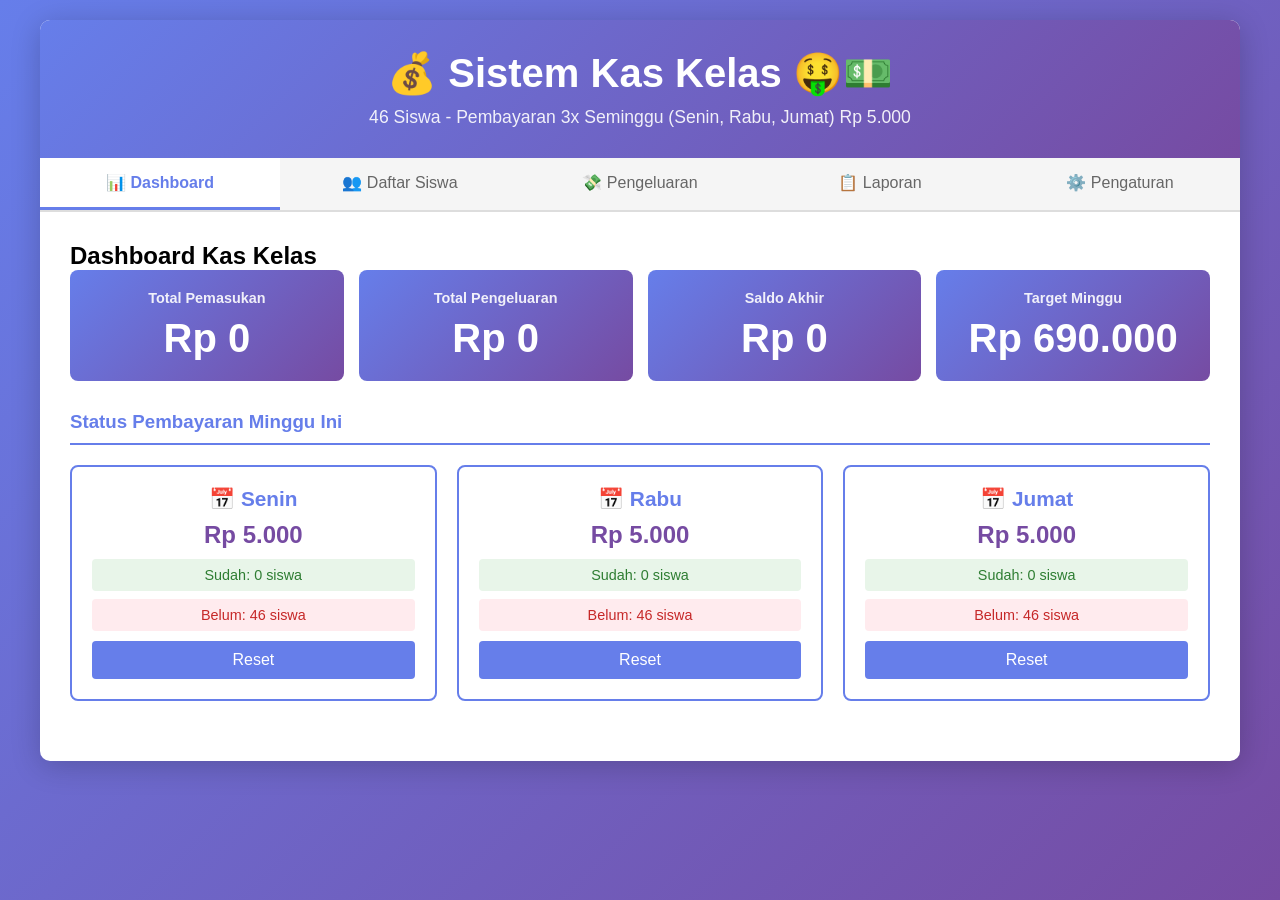
<file: index.html>
<!DOCTYPE html>
<html lang="id">
<head>
    <meta charset="UTF-8">
    <meta name="viewport" content="width=device-width, initial-scale=1.0">
    <title>Sistem Kas Kelas - 46 Siswa</title>
    <style>
        * {
            margin: 0;
            padding: 0;
            box-sizing: border-box;
        }

        body {
            font-family: 'Segoe UI', Tahoma, Geneva, Verdana, sans-serif;
            background: linear-gradient(135deg, #667eea 0%, #764ba2 100%);
            min-height: 100vh;
            padding: 20px;
        }

        .container {
            max-width: 1200px;
            margin: 0 auto;
            background: white;
            border-radius: 10px;
            box-shadow: 0 5px 30px rgba(0, 0, 0, 0.2);
            overflow: hidden;
        }

        .header {
            background: linear-gradient(135deg, #667eea 0%, #764ba2 100%);
            color: white;
            padding: 30px;
            text-align: center;
        }

        .header h1 {
            font-size: 2.5em;
            margin-bottom: 10px;
        }

        .header p {
            font-size: 1.1em;
            opacity: 0.9;
        }

        .nav-tabs {
            display: flex;
            border-bottom: 2px solid #ddd;
            background: #f5f5f5;
            flex-wrap: wrap;
        }

        .tab-btn {
            flex: 1;
            padding: 15px;
            border: none;
            background: none;
            cursor: pointer;
            font-size: 1em;
            color: #666;
            transition: all 0.3s;
            border-bottom: 3px solid transparent;
            min-width: 120px;
        }

        .tab-btn.active {
            color: #667eea;
            background: white;
            border-bottom-color: #667eea;
            font-weight: 600;
        }

        .tab-btn:hover {
            background: white;
        }

        .tab-content {
            display: none;
            padding: 30px;
            animation: fadeIn 0.3s;
        }

        .tab-content.active {
            display: block;
        }

        @keyframes fadeIn {
            from { opacity: 0; }
            to { opacity: 1; }
        }

        /* Dashboard */
        .ringkasan {
            display: grid;
            grid-template-columns: repeat(auto-fit, minmax(200px, 1fr));
            gap: 15px;
            margin-bottom: 30px;
        }

        .ringkasan-item {
            background: linear-gradient(135deg, #667eea 0%, #764ba2 100%);
            color: white;
            padding: 20px;
            border-radius: 8px;
            text-align: center;
        }

        .ringkasan-item h3 {
            font-size: 0.9em;
            opacity: 0.9;
            margin-bottom: 10px;
        }

        .ringkasan-item .nilai {
            font-size: 2.5em;
            font-weight: bold;
        }

        /* Hari Pembayaran */
        .hari-pembayaran {
            display: grid;
            grid-template-columns: repeat(auto-fit, minmax(250px, 1fr));
            gap: 20px;
            margin-bottom: 30px;
        }

        .hari-card {
            border: 2px solid #667eea;
            border-radius: 8px;
            padding: 20px;
            text-align: center;
        }

        .hari-card h3 {
            color: #667eea;
            margin-bottom: 10px;
            font-size: 1.3em;
        }

        .hari-card .jumlah {
            font-size: 1.5em;
            color: #764ba2;
            font-weight: bold;
            margin-bottom: 10px;
        }

        .hari-card .pembayar {
            background: #e8f5e9;
            color: #2e7d32;
            padding: 8px 12px;
            border-radius: 4px;
            margin-bottom: 8px;
            font-size: 0.9em;
        }

        .hari-card .belum {
            background: #ffebee;
            color: #c62828;
            padding: 8px 12px;
            border-radius: 4px;
            font-size: 0.9em;
        }

        /* Daftar Siswa */
        .search-box {
            margin-bottom: 20px;
        }

        .search-box input {
            width: 100%;
            padding: 10px;
            border: 1px solid #ddd;
            border-radius: 4px;
            font-size: 1em;
        }

        .siswa-grid {
            display: grid;
            grid-template-columns: repeat(auto-fill, minmax(250px, 1fr));
            gap: 15px;
        }

        .siswa-card {
            border: 1px solid #ddd;
            border-radius: 8px;
            padding: 15px;
            background: #f9f9f9;
            transition: all 0.3s;
        }

        .siswa-card:hover {
            box-shadow: 0 2px 10px rgba(0,0,0,0.1);
        }

        .siswa-card h3 {
            color: #667eea;
            margin-bottom: 10px;
        }

        .siswa-card .no-urut {
            font-size: 0.9em;
            color: #999;
            margin-bottom: 10px;
        }

        .pembayaran-status {
            display: grid;
            grid-template-columns: repeat(3, 1fr);
            gap: 8px;
            margin-top: 10px;
        }

        .status-check {
            padding: 8px;
            border-radius: 4px;
            font-size: 0.75em;
            text-align: center;
            cursor: pointer;
            transition: all 0.2s;
            border: 2px solid #ddd;
        }

        .status-check.senin { background: #e3f2fd; border-color: #2196F3; }
        .status-check.rabu { background: #f3e5f5; border-color: #9c27b0; }
        .status-check.jumat { background: #fff3e0; border-color: #ff9800; }

        .status-check.checked {
            background: #4caf50;
            color: white;
            border-color: #4caf50;
            font-weight: bold;
        }

        .status-check .nominal {
            display: block;
            font-size: 0.8em;
            margin-top: 2px;
        }

        /* Modal */
        .modal {
            display: none;
            position: fixed;
            z-index: 1000;
            left: 0;
            top: 0;
            width: 100%;
            height: 100%;
            background-color: rgba(0,0,0,0.4);
        }

        .modal.show {
            display: block;
        }

        .modal-content {
            background-color: white;
            margin: 5% auto;
            padding: 20px;
            border-radius: 8px;
            max-width: 500px;
            box-shadow: 0 4px 20px rgba(0,0,0,0.3);
        }

        .modal-header {
            display: flex;
            justify-content: space-between;
            align-items: center;
            margin-bottom: 20px;
            border-bottom: 2px solid #667eea;
            padding-bottom: 10px;
        }

        .modal-header h2 {
            color: #667eea;
            margin: 0;
        }

        .close-btn {
            background: none;
            border: none;
            font-size: 1.5em;
            cursor: pointer;
            color: #888;
        }

        .close-btn:hover {
            color: #000;
        }

        .modal-body {
            margin-bottom: 20px;
        }

        .modal-body .info {
            background: #f5f5f5;
            padding: 10px;
            border-radius: 4px;
            margin-bottom: 15px;
        }

        .modal-body .info p {
            margin: 5px 0;
            color: #666;
        }

        .form-group {
            margin-bottom: 15px;
        }

        .form-group label {
            display: block;
            margin-bottom: 5px;
            font-weight: 600;
            color: #333;
        }

        .form-group input {
            width: 100%;
            padding: 10px;
            border: 1px solid #ddd;
            border-radius: 4px;
            font-size: 1em;
        }

        .form-group input:focus {
            outline: none;
            border-color: #667eea;
            box-shadow: 0 0 5px rgba(102, 126, 234, 0.3);
        }

        .modal-footer {
            display: flex;
            gap: 10px;
            justify-content: flex-end;
        }

        .modal-footer .btn {
            min-width: 100px;
        }

        /* Laporan */
        .laporan-table {
            width: 100%;
            border-collapse: collapse;
            margin-top: 20px;
        }

        .laporan-table th {
            background: #667eea;
            color: white;
            padding: 12px;
            text-align: left;
        }

        .laporan-table td {
            padding: 12px;
            border-bottom: 1px solid #ddd;
        }

        .laporan-table tbody tr:hover {
            background: #f5f5f5;
        }

        .btn-group {
            display: flex;
            gap: 10px;
            margin-top: 20px;
            flex-wrap: wrap;
        }

        .btn {
            padding: 10px 20px;
            border: none;
            border-radius: 4px;
            cursor: pointer;
            font-size: 1em;
            transition: all 0.3s;
        }

        .btn-primary {
            background: #667eea;
            color: white;
        }

        .btn-primary:hover {
            background: #764ba2;
        }

        .btn-success {
            background: #4caf50;
            color: white;
        }

        .btn-success:hover {
            background: #45a049;
        }

        .btn-danger {
            background: #f44336;
            color: white;
        }

        .btn-danger:hover {
            background: #da190b;
        }

        @media print {
            .nav-tabs, .search-box, .btn-group {
                display: none;
            }
        }
    </style>
</head>
<body>
    <div class="container">
        <div class="header">
            <h1>💰 Sistem Kas Kelas 🤑💵</h1>
            <p>46 Siswa - Pembayaran 3x Seminggu (Senin, Rabu, Jumat) Rp 5.000</p>
        </div>

        <!-- Modal Input Pembayaran -->
        <div id="modalPembayaran" class="modal">
            <div class="modal-content">
                <div class="modal-header">
                    <h2>Input Pembayaran Kas</h2>
                    <button class="close-btn" onclick="closeModal()">&times;</button>
                </div>
                <div class="modal-body">
                    <div class="info">
                        <p><strong>Nama Siswa:</strong> <span id="modalNamaSiswa">-</span></p>
                        <p><strong>Hari:</strong> <span id="modalHari">-</span></p>
                        <p><strong>Target Pembayaran:</strong> <span id="modalTarget">Rp 5.000</span></p>
                    </div>
                    <div class="form-group">
                        <label>Nominal Pembayaran (Rp):</label>
                        <input type="number" id="nominalInput" placeholder="Masukkan nominal pembayaran" min="0" max="5000">
                    </div>
                    <div id="infoKurang" style="background: #ffebee; padding: 10px; border-radius: 4px; color: #c62828; display: none;">
                        Kurang: <strong id="nominalKurang">Rp 0</strong>
                    </div>
                </div>
                <div class="modal-footer">
                    <button class="btn btn-primary" onclick="simpanPembayaran()">Simpan</button>
                    <button class="btn" style="background: #ddd; color: #333;" onclick="closeModal()">Batal</button>
                </div>
            </div>
        </div>

        <div class="nav-tabs">
            <button class="tab-btn active" onclick="switchTab('dashboard')">📊 Dashboard</button>
            <button class="tab-btn" onclick="switchTab('daftar-siswa')">👥 Daftar Siswa</button>
            <button class="tab-btn" onclick="switchTab('pengeluaran')">💸 Pengeluaran</button>
            <button class="tab-btn" onclick="switchTab('laporan')">📋 Laporan</button>
            <button class="tab-btn" onclick="switchTab('pengaturan')">⚙️ Pengaturan</button>
        </div>

        <!-- TAB 1: DASHBOARD -->
        <div id="dashboard" class="tab-content active">
            <h2>Dashboard Kas Kelas</h2>
            
            <div class="ringkasan">
                <div class="ringkasan-item">
                    <h3>Total Pemasukan</h3>
                    <div class="nilai" id="totalPemasukan">Rp 0</div>
                </div>
                <div class="ringkasan-item">
                    <h3>Total Pengeluaran</h3>
                    <div class="nilai" id="totalPengeluaran">Rp 0</div>
                </div>
                <div class="ringkasan-item">
                    <h3>Saldo Akhir</h3>
                    <div class="nilai" id="saldoAkhir">Rp 0</div>
                </div>
                <div class="ringkasan-item">
                    <h3>Target Minggu</h3>
                    <div class="nilai" id="targetKas">Rp 0</div>
                </div>
            </div>

            <h3 style="margin: 30px 0 20px 0; color: #667eea; border-bottom: 2px solid #667eea; padding-bottom: 10px;">Status Pembayaran Minggu Ini</h3>

            <div class="hari-pembayaran">
                <div class="hari-card">
                    <h3>📅 Senin</h3>
                    <div class="jumlah">Rp 5.000</div>
                    <div class="pembayar">Sudah: <span id="senin-ok">0</span> siswa</div>
                    <div class="belum">Belum: <span id="senin-belum">46</span> siswa</div>
                    <button class="btn btn-primary" style="width: 100%; margin-top: 10px;" onclick="resetHari('senin')">Reset</button>
                </div>
                <div class="hari-card">
                    <h3>📅 Rabu</h3>
                    <div class="jumlah">Rp 5.000</div>
                    <div class="pembayar">Sudah: <span id="rabu-ok">0</span> siswa</div>
                    <div class="belum">Belum: <span id="rabu-belum">46</span> siswa</div>
                    <button class="btn btn-primary" style="width: 100%; margin-top: 10px;" onclick="resetHari('rabu')">Reset</button>
                </div>
                <div class="hari-card">
                    <h3>📅 Jumat</h3>
                    <div class="jumlah">Rp 5.000</div>
                    <div class="pembayar">Sudah: <span id="jumat-ok">0</span> siswa</div>
                    <div class="belum">Belum: <span id="jumat-belum">46</span> siswa</div>
                    <button class="btn btn-primary" style="width: 100%; margin-top: 10px;" onclick="resetHari('jumat')">Reset</button>
                </div>
            </div>
        </div>

        <!-- TAB 2: DAFTAR SISWA -->
        <div id="daftar-siswa" class="tab-content">
            <h2>Daftar Siswa & Status Pembayaran</h2>
            
            <div class="search-box">
                <input type="text" id="searchInput" placeholder="Cari nama siswa..." onkeyup="cariSiswa()">
            </div>

            <div class="siswa-grid" id="siswaGrid">
                <!-- Generated by JavaScript -->
            </div>
        </div>

        <!-- TAB 3: PENGELUARAN -->
        <div id="pengeluaran" class="tab-content">
            <h2>Pengeluaran Kas Kelas</h2>
            
            <div class="form-section" style="max-width: 600px; margin: 0 auto;">
                <h3>Tambah Pengeluaran</h3>
                
                <div class="form-group">
                    <label>Keterangan Pengeluaran:</label>
                    <input type="text" id="keteranganPengeluaran" placeholder="contoh: Snack kelas, ATK, dll">
                </div>

                <div class="form-group">
                    <label>Jumlah Pengeluaran (Rp):</label>
                    <input type="number" id="jumlahPengeluaran" placeholder="Masukkan jumlah pengeluaran" min="0">
                </div>

                <div class="form-group">
                    <label>Tanggal Pengeluaran:</label>
                    <input type="date" id="tanggalPengeluaran">
                </div>

                <button class="btn btn-danger" onclick="tambahPengeluaran()">Tambah Pengeluaran</button>
            </div>

            <h3 style="margin: 40px 0 20px 0; color: #f44336; border-bottom: 2px solid #f44336; padding-bottom: 10px;">Riwayat Pengeluaran</h3>
            <div class="table-responsive">
                <table class="laporan-table">
                    <thead>
                        <tr>
                            <th>No</th>
                            <th>Tanggal</th>
                            <th>Keterangan</th>
                            <th>Jumlah</th>
                            <th>Aksi</th>
                        </tr>
                    </thead>
                    <tbody id="tabelPengeluaran">
                        <tr>
                            <td colspan="5" style="text-align: center;">Belum ada pengeluaran</td>
                        </tr>
                    </tbody>
                </table>
            </div>
        </div>

        <!-- TAB 3: LAPORAN -->
        <div id="laporan" class="tab-content">
            <h2>Laporan Kas Kelas</h2>
            
            <h3 style="margin: 20px 0; color: #667eea;">Ringkasan Kas</h3>
            <table class="laporan-table">
                <thead>
                    <tr>
                        <th>Keterangan</th>
                        <th>Jumlah</th>
                        <th>Persentase</th>
                    </tr>
                </thead>
                <tbody>
                    <tr>
                        <td>Total Pemasukan</td>
                        <td id="lap-pemasukan">Rp 0</td>
                        <td id="lap-pemasukan-persen">0%</td>
                    </tr>
                    <tr>
                        <td>Total Pengeluaran</td>
                        <td id="lap-pengeluaran">Rp 0</td>
                        <td>-</td>
                    </tr>
                    <tr style="background: #f5f5f5; font-weight: bold;">
                        <td>Saldo Akhir</td>
                        <td id="lap-saldo-akhir">Rp 0</td>
                        <td id="lap-saldo-persen">0%</td>
                    </tr>
                    <tr>
                        <td>Target Total</td>
                        <td id="lap-target">Rp 0</td>
                        <td>100%</td>
                    </tr>
                </tbody>
            </table>

            <h3 style="margin: 30px 0 20px 0; color: #667eea;">Detail Per Hari</h3>
            <table class="laporan-table">
                <thead>
                    <tr>
                        <th>Hari</th>
                        <th>Tanggal</th>
                        <th>Target (Rp)</th>
                        <th>Terkumpul (Rp)</th>
                        <th>Pembayar</th>
                        <th>Belum Bayar</th>
                    </tr>
                </thead>
                <tbody>
                    <tr>
                        <td><strong>Senin</strong></td>
                        <td id="detail-senin-tanggal">-</td>
                        <td id="detail-senin-target">Rp 230.000</td>
                        <td id="detail-senin-terkumpul">Rp 0</td>
                        <td id="detail-senin-ok">0</td>
                        <td id="detail-senin-belum">46</td>
                    </tr>
                    <tr>
                        <td><strong>Rabu</strong></td>
                        <td id="detail-rabu-tanggal">-</td>
                        <td id="detail-rabu-target">Rp 230.000</td>
                        <td id="detail-rabu-terkumpul">Rp 0</td>
                        <td id="detail-rabu-ok">0</td>
                        <td id="detail-rabu-belum">46</td>
                    </tr>
                    <tr>
                        <td><strong>Jumat</strong></td>
                        <td id="detail-jumat-tanggal">-</td>
                        <td id="detail-jumat-target">Rp 230.000</td>
                        <td id="detail-jumat-terkumpul">Rp 0</td>
                        <td id="detail-jumat-ok">0</td>
                        <td id="detail-jumat-belum">46</td>
                    </tr>
                </tbody>
            </table>

            <h3 style="margin: 30px 0 20px 0; color: #f44336;">Riwayat Pengeluaran</h3>
            <table class="laporan-table">
                <thead>
                    <tr>
                        <th>No</th>
                        <th>Tanggal</th>
                        <th>Keterangan</th>
                        <th>Jumlah</th>
                    </tr>
                </thead>
                <tbody id="laporanPengeluaran">
                    <tr>
                        <td colspan="4" style="text-align: center;">Belum ada pengeluaran</td>
                    </tr>
                </tbody>
            </table>

            <div class="btn-group">
                <button class="btn btn-primary" onclick="printLaporan()">🖨️ Cetak Laporan</button>
                <button class="btn btn-success" onclick="exportCSV()">📥 Export CSV</button>
                <button class="btn btn-danger" onclick="resetSemua()">🔄 Reset Semua Data</button>
            </div>
        </div>

        <!-- TAB 4: PENGATURAN -->
        <div id="pengaturan" class="tab-content">
            <h2>Pengaturan Sistem</h2>
            
            <div style="background: #f5f5f5; padding: 20px; border-radius: 8px; margin-bottom: 20px;">
                <h3 style="margin-bottom: 15px; color: #667eea;">Informasi Sistem</h3>
                <p><strong>Total Siswa:</strong> 46 orang</p>
                <p><strong>Hari Pembayaran:</strong> Senin, Rabu, Jumat</p>
                <p><strong>Jumlah Pembayaran/Hari:</strong> Rp 5.000</p>
                <p><strong>Target/Minggu:</strong> Rp 690.000</p>
                <p><strong>Target/Bulan:</strong> Rp 2.760.000</p>
                <p><strong>Total Pengeluaran Saat Ini:</strong> <span id="infoPengeluaran">Rp 0</span></p>
            </div>

            <h3 style="margin-bottom: 15px; color: #667eea;">Aksi Sistem</h3>
            <div class="btn-group">
                <button class="btn btn-danger" onclick="hapusSemuaData()" style="width: 100%;">🗑️ Hapus Semua Data (Jangan klik sembarangan!)</button>
            </div>

            <div style="background: #fff3cd; padding: 15px; border-radius: 4px; margin-top: 20px; border-left: 4px solid #ffc107;">
                <strong>⚠️ PERINGATAN:</strong> Data disimpan secara lokal di browser. Jika Anda membersihkan cache browser, semua data akan hilang. Pastikan untuk export data secara berkala!
            </div>
        </div>
    </div>

    <script>
        // Data struktur siswa
        const TOTAL_SISWA = 46;
        const JUMLAH_BAYAR = 5000;
        const HARI_BAYAR = ['senin', 'rabu', 'jumat'];

        // Inisialisasi data
        let siswa = [];
        let data = {
            senin: {},
            rabu: {},
            jumat: {}
        };
        let pengeluaran = [];

        // Tanggal hari ini
        let tanggalHari = {
            senin: null,
            rabu: null,
            jumat: null
        };

        // Modal state
        let modalState = {
            siswaId: null,
            hari: null
        };

        // Initialize
        window.addEventListener('DOMContentLoaded', function() {
            initTanggalHari();
            initSiswa();
            loadData();
            updateDashboard();
            renderSiswaGrid();
            renderPengeluaran();
        });

        // Buat list siswa
        function initSiswa() {
            for(let i = 1; i <= TOTAL_SISWA; i++) {
                siswa.push({
                    id: i,
                    nama: `Siswa ${i}`
                });
            }
        }

        // Hitung tanggal hari Senin, Rabu, Jumat minggu ini
        function initTanggalHari() {
            const today = new Date();
            const dayOfWeek = today.getDay(); // 0 = Minggu, 1 = Senin, dst
            
            // Cari tanggal Senin minggu ini
            const monday = new Date(today);
            monday.setDate(today.getDate() - dayOfWeek + 1);
            
            // Set tanggal untuk setiap hari
            tanggalHari.senin = new Date(monday);
            tanggalHari.rabu = new Date(monday);
            tanggalHari.rabu.setDate(monday.getDate() + 2);
            tanggalHari.jumat = new Date(monday);
            tanggalHari.jumat.setDate(monday.getDate() + 4);
            
            // Set tanggal default untuk input pengeluaran
            document.getElementById('tanggalPengeluaran').value = today.toISOString().split('T')[0];
        }

        // Switch tab
        function switchTab(tabName) {
            document.querySelectorAll('.tab-content').forEach(tab => {
                tab.classList.remove('active');
            });
            document.querySelectorAll('.tab-btn').forEach(btn => {
                btn.classList.remove('active');
            });
            
            document.getElementById(tabName).classList.add('active');
            event.target.classList.add('active');
            
            if(tabName === 'laporan') {
                updateLaporan();
            } else if(tabName === 'pengaturan') {
                // Update info pengeluaran di pengaturan
                let totalPengeluaran = 0;
                pengeluaran.forEach(p => totalPengeluaran += p.jumlah);
                document.getElementById('infoPengeluaran').textContent = formatRupiah(totalPengeluaran);
            }
        }

        // Update dashboard
        function updateDashboard() {
            let totalPemasukan = 0;
            let totalPengeluaran = 0;
            let totalMasuk = {};
            
            HARI_BAYAR.forEach(hari => {
                totalMasuk[hari] = {
                    nominal: 0,
                    count: 0,
                    siswaIds: []
                };
                
                Object.entries(data[hari]).forEach(([siswaId, pembayaran]) => {
                    if(pembayaran && pembayaran.nominal) {
                        totalMasuk[hari].nominal += pembayaran.nominal;
                        totalMasuk[hari].count++;
                        totalMasuk[hari].siswaIds.push(parseInt(siswaId));
                    }
                });
                
                totalPemasukan += totalMasuk[hari].nominal;
                
                document.getElementById(hari + '-ok').textContent = totalMasuk[hari].count;
                document.getElementById(hari + '-belum').textContent = TOTAL_SISWA - totalMasuk[hari].count;
            });
            
            // Hitung total pengeluaran
            pengeluaran.forEach(p => {
                totalPengeluaran += p.jumlah;
            });
            
            const saldoAkhir = totalPemasukan - totalPengeluaran;
            
            // Update dashboard
            document.getElementById('totalPemasukan').textContent = formatRupiah(totalPemasukan);
            document.getElementById('totalPengeluaran').textContent = formatRupiah(totalPengeluaran);
            document.getElementById('saldoAkhir').textContent = formatRupiah(saldoAkhir);
            
            // Target minggu (total semua hari)
            let targetHari = TOTAL_SISWA * JUMLAH_BAYAR * HARI_BAYAR.length;
            document.getElementById('targetKas').textContent = formatRupiah(targetHari);
        }

        // Render siswa grid
        function renderSiswaGrid() {
            const grid = document.getElementById('siswaGrid');
            grid.innerHTML = '';
            
            siswa.forEach(s => {
                const card = document.createElement('div');
                card.className = 'siswa-card';
                
                let statusHtml = '<div class="pembayaran-status">';
                HARI_BAYAR.forEach(hari => {
                    const pembayaran = data[hari][s.id];
                    const nominal = pembayaran && pembayaran.nominal ? pembayaran.nominal : 0;
                    const sudahBayar = nominal > 0;
                    const checked = sudahBayar ? 'checked' : '';
                    const nomorHari = hari.substring(0, 3).toUpperCase();
                    const displayNominal = nominal > 0 ? nominal.toString().replace(/\B(?=(\d{3})+(?!\d))/g, '.') : '0';
                    
                    statusHtml += `
                        <div class="status-check ${hari} ${checked}" 
                             onclick="openModal(${s.id}, '${hari}')">
                            <span>${nomorHari}</span>
                            <span class="nominal">Rp ${displayNominal}</span>
                        </div>
                    `;
                });
                statusHtml += '</div>';
                
                card.innerHTML = `
                    <div class="no-urut">#${s.id}</div>
                    <h3>${s.nama}</h3>
                    ${statusHtml}
                `;
                grid.appendChild(card);
            });
        }

        // Open modal
        function openModal(siswaId, hari) {
            modalState.siswaId = siswaId;
            modalState.hari = hari;
            
            const siswaData = siswa.find(s => s.id === siswaId);
            const pembayaran = data[hari][siswaId];
            const nominal = pembayaran && pembayaran.nominal ? pembayaran.nominal : 0;
            
            document.getElementById('modalNamaSiswa').textContent = siswaData.nama;
            document.getElementById('modalHari').textContent = hari.charAt(0).toUpperCase() + hari.slice(1);
            document.getElementById('nominalInput').value = nominal;
            document.getElementById('nominalInput').focus();
            
            updateKurangBayar();
            document.getElementById('modalPembayaran').classList.add('show');
        }

        // Close modal
        function closeModal() {
            document.getElementById('modalPembayaran').classList.remove('show');
            document.getElementById('nominalInput').value = '';
            modalState.siswaId = null;
            modalState.hari = null;
        }

        // Update kurang bayar realtime
        document.addEventListener('DOMContentLoaded', function() {
            const nominalInput = document.getElementById('nominalInput');
            if(nominalInput) {
                nominalInput.addEventListener('input', updateKurangBayar);
            }
        });

        function updateKurangBayar() {
            const nominalInput = document.getElementById('nominalInput');
            const nominal = parseInt(nominalInput.value) || 0;
            const kurang = JUMLAH_BAYAR - nominal;
            
            const infoKurang = document.getElementById('infoKurang');
            const nominalKurang = document.getElementById('nominalKurang');
            
            if(nominal > 0 && nominal < JUMLAH_BAYAR) {
                infoKurang.style.display = 'block';
                nominalKurang.textContent = 'Rp ' + kurang.toString().replace(/\B(?=(\d{3})+(?!\d))/g, '.');
            } else {
                infoKurang.style.display = 'none';
            }
        }

        // Simpan pembayaran
        function simpanPembayaran() {
            const nominalInput = document.getElementById('nominalInput');
            const nominal = parseInt(nominalInput.value) || 0;
            
            if(nominal < 0 || nominal > JUMLAH_BAYAR) {
                alert('Nominal harus antara 0 - ' + JUMLAH_BAYAR);
                return;
            }
            
            if(nominal === 0) {
                // Hapus pembayaran jika nominal 0
                if(data[modalState.hari][modalState.siswaId]) {
                    delete data[modalState.hari][modalState.siswaId];
                }
            } else {
                // Simpan pembayaran
                if(!data[modalState.hari][modalState.siswaId]) {
                    data[modalState.hari][modalState.siswaId] = {};
                }
                data[modalState.hari][modalState.siswaId].nominal = nominal;
            }
            
            saveData();
            updateDashboard();
            renderSiswaGrid();
            closeModal();
        }

        // Tambah pengeluaran
        function tambahPengeluaran() {
            const keterangan = document.getElementById('keteranganPengeluaran').value.trim();
            const jumlah = parseInt(document.getElementById('jumlahPengeluaran').value);
            const tanggal = document.getElementById('tanggalPengeluaran').value;
            
            // Validasi input
            if(!keterangan || !jumlah || !tanggal) {
                alert('Silakan isi semua field!');
                return;
            }
            
            if(jumlah <= 0) {
                alert('Jumlah harus lebih dari 0!');
                return;
            }
            
            // Tambah pengeluaran ke array
            const pengeluaranBaru = {
                id: Date.now(),
                tanggal: tanggal,
                keterangan: keterangan,
                jumlah: jumlah
            };
            
            pengeluaran.push(pengeluaranBaru);
            
            // Simpan ke localStorage
            saveData();
            
            // Reset form
            document.getElementById('keteranganPengeluaran').value = '';
            document.getElementById('jumlahPengeluaran').value = '';
            
            // Tampilkan pesan sukses
            alert('Pengeluaran berhasil ditambahkan!');
            
            // Update dashboard dan render
            updateDashboard();
            renderPengeluaran();
        }

        // Render tabel pengeluaran
        function renderPengeluaran() {
            const tbody = document.getElementById('tabelPengeluaran');
            
            if(pengeluaran.length === 0) {
                tbody.innerHTML = '<tr><td colspan="5" style="text-align: center;">Belum ada pengeluaran</td></tr>';
                return;
            }
            
            // Urutkan berdasarkan tanggal (terbaru dulu)
            const sorted = [...pengeluaran].sort((a, b) => new Date(b.tanggal) - new Date(a.tanggal));
            
            let html = '';
            sorted.forEach((p, index) => {
                html += `
                    <tr>
                        <td>${index + 1}</td>
                        <td>${formatTanggalLengkap(p.tanggal)}</td>
                        <td>${p.keterangan}</td>
                        <td style="color: #f44336; font-weight: bold;">Rp ${formatNumber(p.jumlah)}</td>
                        <td><button class="btn-delete" onclick="hapusPengeluaran(${p.id})">Hapus</button></td>
                    </tr>
                `;
            });
            
            tbody.innerHTML = html;
        }

        // Hapus pengeluaran
        function hapusPengeluaran(id) {
            if(confirm('Yakin ingin menghapus pengeluaran ini?')) {
                pengeluaran = pengeluaran.filter(p => p.id !== id);
                saveData();
                updateDashboard();
                renderPengeluaran();
                alert('Pengeluaran berhasil dihapus!');
            }
        }

        // Reset hari
        function resetHari(hari) {
            if(confirm(`Yakin reset data ${hari}?`)) {
                data[hari] = {};
                saveData();
                updateDashboard();
                renderSiswaGrid();
            }
        }

        // Update laporan
        function updateLaporan() {
            let totalPemasukan = 0;
            let totalPengeluaran = 0;
            let totalTarget = TOTAL_SISWA * JUMLAH_BAYAR * HARI_BAYAR.length;
            
            HARI_BAYAR.forEach(hari => {
                let nominalHariMasuk = 0;
                let count = 0;
                
                Object.entries(data[hari]).forEach(([siswaId, pembayaran]) => {
                    if(pembayaran && pembayaran.nominal) {
                        nominalHariMasuk += pembayaran.nominal;
                        count++;
                    }
                });
                
                totalPemasukan += nominalHariMasuk;
                
                document.getElementById(`detail-${hari}-tanggal`).textContent = formatTanggalLengkap(tanggalHari[hari]);
                document.getElementById(`detail-${hari}-terkumpul`).textContent = formatRupiah(nominalHariMasuk);
                document.getElementById(`detail-${hari}-ok`).textContent = count;
                document.getElementById(`detail-${hari}-belum`).textContent = TOTAL_SISWA - count;
            });
            
            // Hitung total pengeluaran
            pengeluaran.forEach(p => {
                totalPengeluaran += p.jumlah;
            });
            
            const saldoAkhir = totalPemasukan - totalPengeluaran;
            const persenPemasukan = Math.round((totalPemasukan / totalTarget) * 100);
            const persenSaldo = Math.round((saldoAkhir / totalTarget) * 100);
            
            // Update ringkasan
            document.getElementById('lap-pemasukan').textContent = formatRupiah(totalPemasukan);
            document.getElementById('lap-pemasukan-persen').textContent = persenPemasukan + '%';
            document.getElementById('lap-pengeluaran').textContent = formatRupiah(totalPengeluaran);
            document.getElementById('lap-saldo-akhir').textContent = formatRupiah(saldoAkhir);
            document.getElementById('lap-saldo-persen').textContent = persenSaldo + '%';
            document.getElementById('lap-target').textContent = formatRupiah(totalTarget);
            
            // Update tabel pengeluaran di laporan
            updateLaporanPengeluaran();
        }

        // Update tabel pengeluaran di laporan
        function updateLaporanPengeluaran() {
            const tbody = document.getElementById('laporanPengeluaran');
            
            if(pengeluaran.length === 0) {
                tbody.innerHTML = '<tr><td colspan="4" style="text-align: center;">Belum ada pengeluaran</td></tr>';
                return;
            }
            
            // Urutkan berdasarkan tanggal (terbaru dulu)
            const sorted = [...pengeluaran].sort((a, b) => new Date(b.tanggal) - new Date(a.tanggal));
            
            let html = '';
            sorted.forEach((p, index) => {
                html += `
                    <tr>
                        <td>${index + 1}</td>
                        <td>${formatTanggalLengkap(p.tanggal)}</td>
                        <td>${p.keterangan}</td>
                        <td style="color: #f44336; font-weight: bold;">Rp ${formatNumber(p.jumlah)}</td>
                    </tr>
                `;
            });
            
            tbody.innerHTML = html;
        }

        // Format Rupiah
        function formatRupiah(angka) {
            return 'Rp ' + angka.toString().replace(/\B(?=(\d{3})+(?!\d))/g, '.');
        }

        function formatNumber(num) {
            return num.toString().replace(/\B(?=(\d{3})+(?!\d))/g, '.');
        }

        // Format tanggal lengkap (Senin 13 4 2026)
        function formatTanggalLengkap(dateString) {
            const date = new Date(dateString);
            const hari = ['Minggu', 'Senin', 'Selasa', 'Rabu', 'Kamis', 'Jumat', 'Sabtu'];
            const namaHari = hari[date.getDay()];
            const tanggal = date.getDate();
            const bulan = date.getMonth() + 1;
            const tahun = date.getFullYear();
            
            return `${namaHari} ${tanggal} ${bulan} ${tahun}`;
        }

        // Save data
        function saveData() {
            const allData = {
                pembayaran: data,
                pengeluaran: pengeluaran
            };
            localStorage.setItem('kasKelasData', JSON.stringify(allData));
        }

        // Load data
        function loadData() {
            const saved = localStorage.getItem('kasKelasData');
            if(saved) {
                const allData = JSON.parse(saved);
                data = allData.pembayaran || { senin: {}, rabu: {}, jumat: {} };
                pengeluaran = allData.pengeluaran || [];
            }
        }

        // Print
        function printLaporan() {
            window.print();
        }

        // Export CSV
        function exportCSV() {
            let csv = 'Laporan Kas Kelas\n';
            csv += `Tanggal: ${new Date().toLocaleDateString('id-ID')}\n\n`;
            csv += 'No,Nama,Senin,Rabu,Jumat,Total Pembayaran,Kurang Bayar\n';
            
            siswa.forEach(s => {
                let totalBayar = 0;
                const senin = data.senin[s.id] && data.senin[s.id].nominal ? data.senin[s.id].nominal : 0;
                const rabu = data.rabu[s.id] && data.rabu[s.id].nominal ? data.rabu[s.id].nominal : 0;
                const jumat = data.jumat[s.id] && data.jumat[s.id].nominal ? data.jumat[s.id].nominal : 0;
                
                totalBayar = senin + rabu + jumat;
                const targetTotal = JUMLAH_BAYAR * 3;
                const kurangBayar = targetTotal - totalBayar;
                
                csv += `${s.id},${s.nama},${senin},${rabu},${jumat},${totalBayar},${kurangBayar}\n`;
            });
            
            // Tambah ringkasan pemasukan
            let totalPemasukan = 0;
            let totalPengeluaran = 0;
            HARI_BAYAR.forEach(hari => {
                Object.entries(data[hari]).forEach(([siswaId, pembayaran]) => {
                    if(pembayaran && pembayaran.nominal) {
                        totalPemasukan += pembayaran.nominal;
                    }
                });
            });
            pengeluaran.forEach(p => totalPengeluaran += p.jumlah);
            
            csv += `\nRINGKASAN\n`;
            csv += `Total Pemasukan,${totalPemasukan}\n`;
            csv += `Total Pengeluaran,${totalPengeluaran}\n`;
            csv += `Saldo Akhir,${totalPemasukan - totalPengeluaran}\n`;
            
            // Tambah detail pengeluaran
            if(pengeluaran.length > 0) {
                csv += `\nPENGELUARAN\n`;
                csv += `Tanggal,Keterangan,Jumlah\n`;
                pengeluaran.forEach(p => {
                    csv += `${p.tanggal},${p.keterangan},${p.jumlah}\n`;
                });
            }
            
            const blob = new Blob([csv], { type: 'text/csv' });
            const url = window.URL.createObjectURL(blob);
            const a = document.createElement('a');
            a.href = url;
            a.download = `Laporan_Kas_${new Date().toISOString().split('T')[0]}.csv`;
            a.click();
            window.URL.revokeObjectURL(url);
        }

        // Reset semua
        function resetSemua() {
            if(confirm('Yakin reset SEMUA data pembayaran minggu ini?')) {
                data = { senin: {}, rabu: {}, jumat: {} };
                pengeluaran = [];
                saveData();
                updateDashboard();
                renderSiswaGrid();
                renderPengeluaran();
            }
        }

        // Hapus semua data
        function hapusSemuaData() {
            if(confirm('PERHATIAN! Ini akan menghapus SEMUA data. Lanjutkan?')) {
                if(confirm('Benar-benar yakin? Tidak bisa diundo!')) {
                    localStorage.removeItem('kasKelasData');
                    data = { senin: {}, rabu: {}, jumat: {} };
                    pengeluaran = [];
                    updateDashboard();
                    renderSiswaGrid();
                    renderPengeluaran();
                    alert('Semua data telah dihapus!');
                }
            }
        }
    </script>
</body>
</html>
</file>
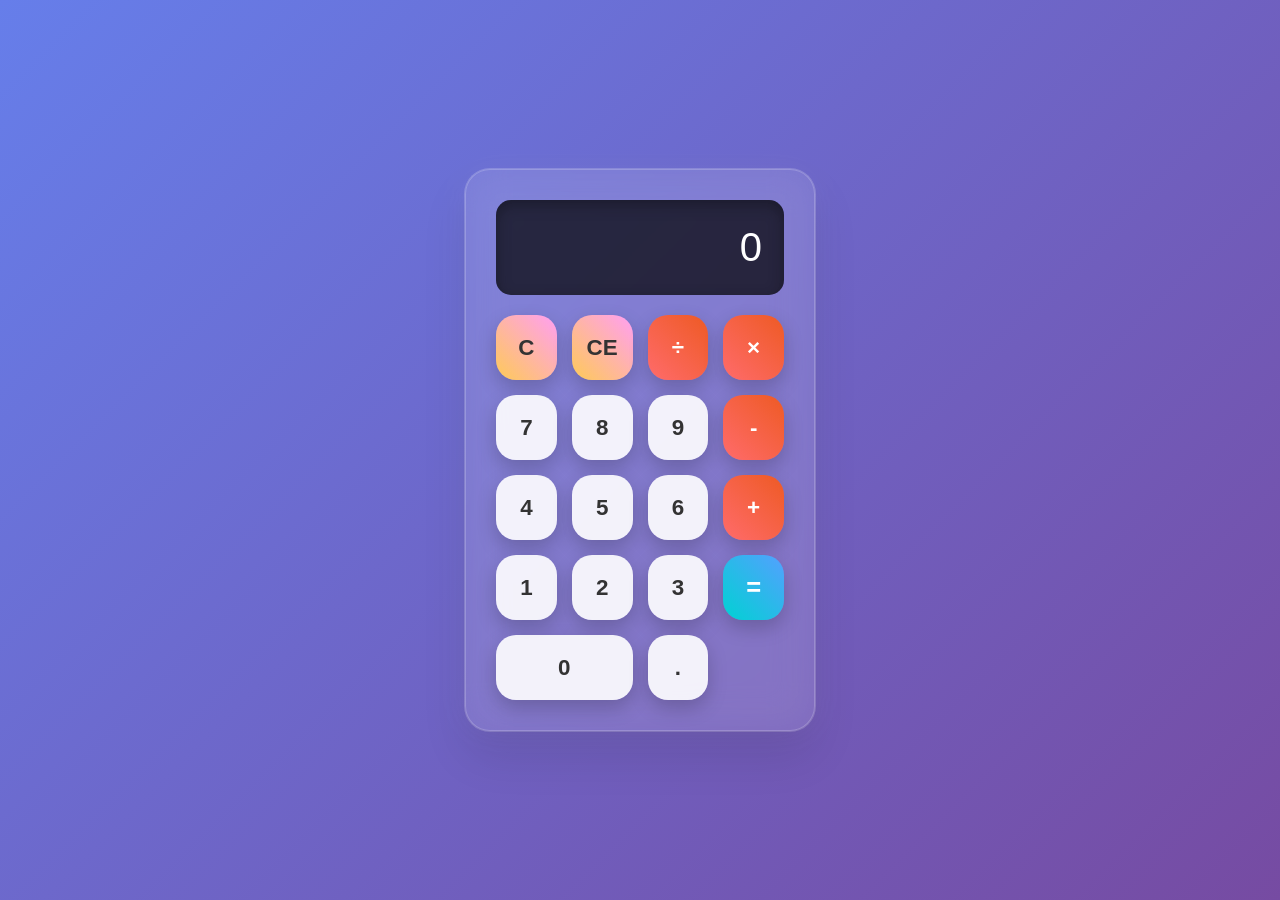
<file: kas.html>
<!DOCTYPE html>
<html lang="en">
<head>
    <meta charset="UTF-8">
    <meta name="viewport" content="width=>, initial-scale=1.0">
    <link rel="stylesheet" href="style.css">
    <title>Document</title>
</head>
<body>
    <div class="kalkulator">
        <div class="layar" id="layar">0</div>
        
        <div class="tombol-container">
            <button class="tombol clear" onclick="clearAll()">C</button>
            <button class="tombol clear" onclick="clearEntry()">CE</button>
            <button class="tombol operasi" onclick="appendToDisplay('/')">÷</button>
            <button class="tombol operasi" onclick="appendToDisplay('*')">×</button>

            <button class="tombol angka" onclick="appendToDisplay('7')">7</button>
            <button class="tombol angka" onclick="appendToDisplay('8')">8</button>
            <button class="tombol angka" onclick="appendToDisplay('9')">9</button>
            <button class="tombol operasi" onclick="appendToDisplay('-')">-</button>

            <button class="tombol angka" onclick="appendToDisplay('4')">4</button>
            <button class="tombol angka" onclick="appendToDisplay('5')">5</button>
            <button class="tombol angka" onclick="appendToDisplay('6')">6</button>
            <button class="tombol operasi" onclick="appendToDisplay('+')">+</button>

            <button class="tombol angka" onclick="appendToDisplay('1')">1</button>
            <button class="tombol angka" onclick="appendToDisplay('2')">2</button>
            <button class="tombol angka" onclick="appendToDisplay('3')">3</button>
            <button class="tombol sama-dengan" onclick="hitung()">=</button>

            <button class="tombol nol angka" onclick="appendToDisplay('0')">0</button>
            <button class="tombol angka" onclick="appendToDisplay('.')">.</button>
        </div>
    </div>


    <script src="style.js"></script>
</body>
</html>
</file>
<file: style.css>
* {
    margin: 0;
    padding: 0;
    box-sizing: border-box;
}

body {
    font-family: 'Segoe UI', Tahoma, Geneva, Verdana, sans-serif;
    background: linear-gradient(135deg, #667eea 0%, #764ba2 100%);
    min-height: 100vh;
    display: flex;
    justify-content: center;
    align-items: center;
    padding: 20px;
}

.kalkulator {
    background: rgba(255, 255, 255, 0.1);
    backdrop-filter: blur(20px);
    border-radius: 25px;
    padding: 30px;
    box-shadow: 
        0 25px 45px rgba(0, 0, 0, 0.1),
        0 0 0 1px rgba(255, 255, 255, 0.2);
    border: 1px solid rgba(255, 255, 255, 0.2);
    max-width: 350px;
    width: 100%;
    position: relative;
}

.kalkulator::before {
    content: '';
    position: absolute;
    top: 0;
    left: 0;
    right: 0;
    bottom: 0;
    background: inherit;
    border-radius: 25px;
    filter: blur(15px);
    opacity: 0.5;
    z-index: -1;
}

.layar {
    background: rgba(0, 0, 0, 0.7);
    color: #fff;
    font-size: 2.5rem;
    text-align: right;
    padding: 25px 20px;
    border-radius: 15px;
    margin-bottom: 20px;
    min-height: 80px;
    display: flex;
    align-items: center;
    justify-content: flex-end;
    box-shadow: inset 0 5px 15px rgba(0, 0, 0, 0.3);
    letter-spacing: 2px;
    font-weight: 300;
}

.tombol-container {
    display: grid;
    grid-template-columns: repeat(4, 1fr);
    gap: 15px;
}

.tombol {
    height: 65px;
    border: none;
    border-radius: 20px;
    font-size: 1.4rem;
    font-weight: bold;
    cursor: pointer;
    transition: all 0.2s ease;
    box-shadow: 0 8px 20px rgba(0, 0, 0, 0.2);
    position: relative;
    overflow: hidden;
}

.tombol:hover {
    transform: translateY(-3px);
    box-shadow: 0 12px 25px rgba(0, 0, 0, 0.3);
}

.tombol:active {
    transform: translateY(0);
}

.angka { 
    background: rgba(255, 255, 255, 0.9); 
    color: #333; 
}
.angka:hover { 
    background: rgba(255, 255, 255, 1); 
}

.operasi { 
    background: linear-gradient(45deg, #ff6b6b, #ee5a24); 
    color: white; 
}
.operasi:hover { 
    background: linear-gradient(45deg, #ff5252, #e64a19); 
}

.clear { 
    background: linear-gradient(45deg, #feca57, #ff9ff3); 
    color: #333; 
}
.clear:hover { 
    background: linear-gradient(45deg, #ffb347, #ff8fab); 
}

.nol {
    grid-column: span 2;
}

.sama-dengan {
    background: linear-gradient(45deg, #00d2d3, #54a0ff) !important;
    color: white;
    font-size: 1.6rem;
}
.sama-dengan:hover {
    background: linear-gradient(45deg, #00b8b9, #448aff) !important;
}

@keyframes pulse {
    0% { transform: scale(1); }
    50% { transform: scale(1.05); }
    100% { transform: scale(1); }
}

.tombol:active {
    animation: pulse 0.1s ease;
}

/* Responsive */
@media (max-width: 480px) {
    .kalkulator {
        padding: 20px;
        margin: 10px;
    }
    
    .layar {
        font-size: 2rem;
    }
    
    .tombol {
        height: 55px;
        font-size: 1.2rem;
    }
}
</file>
